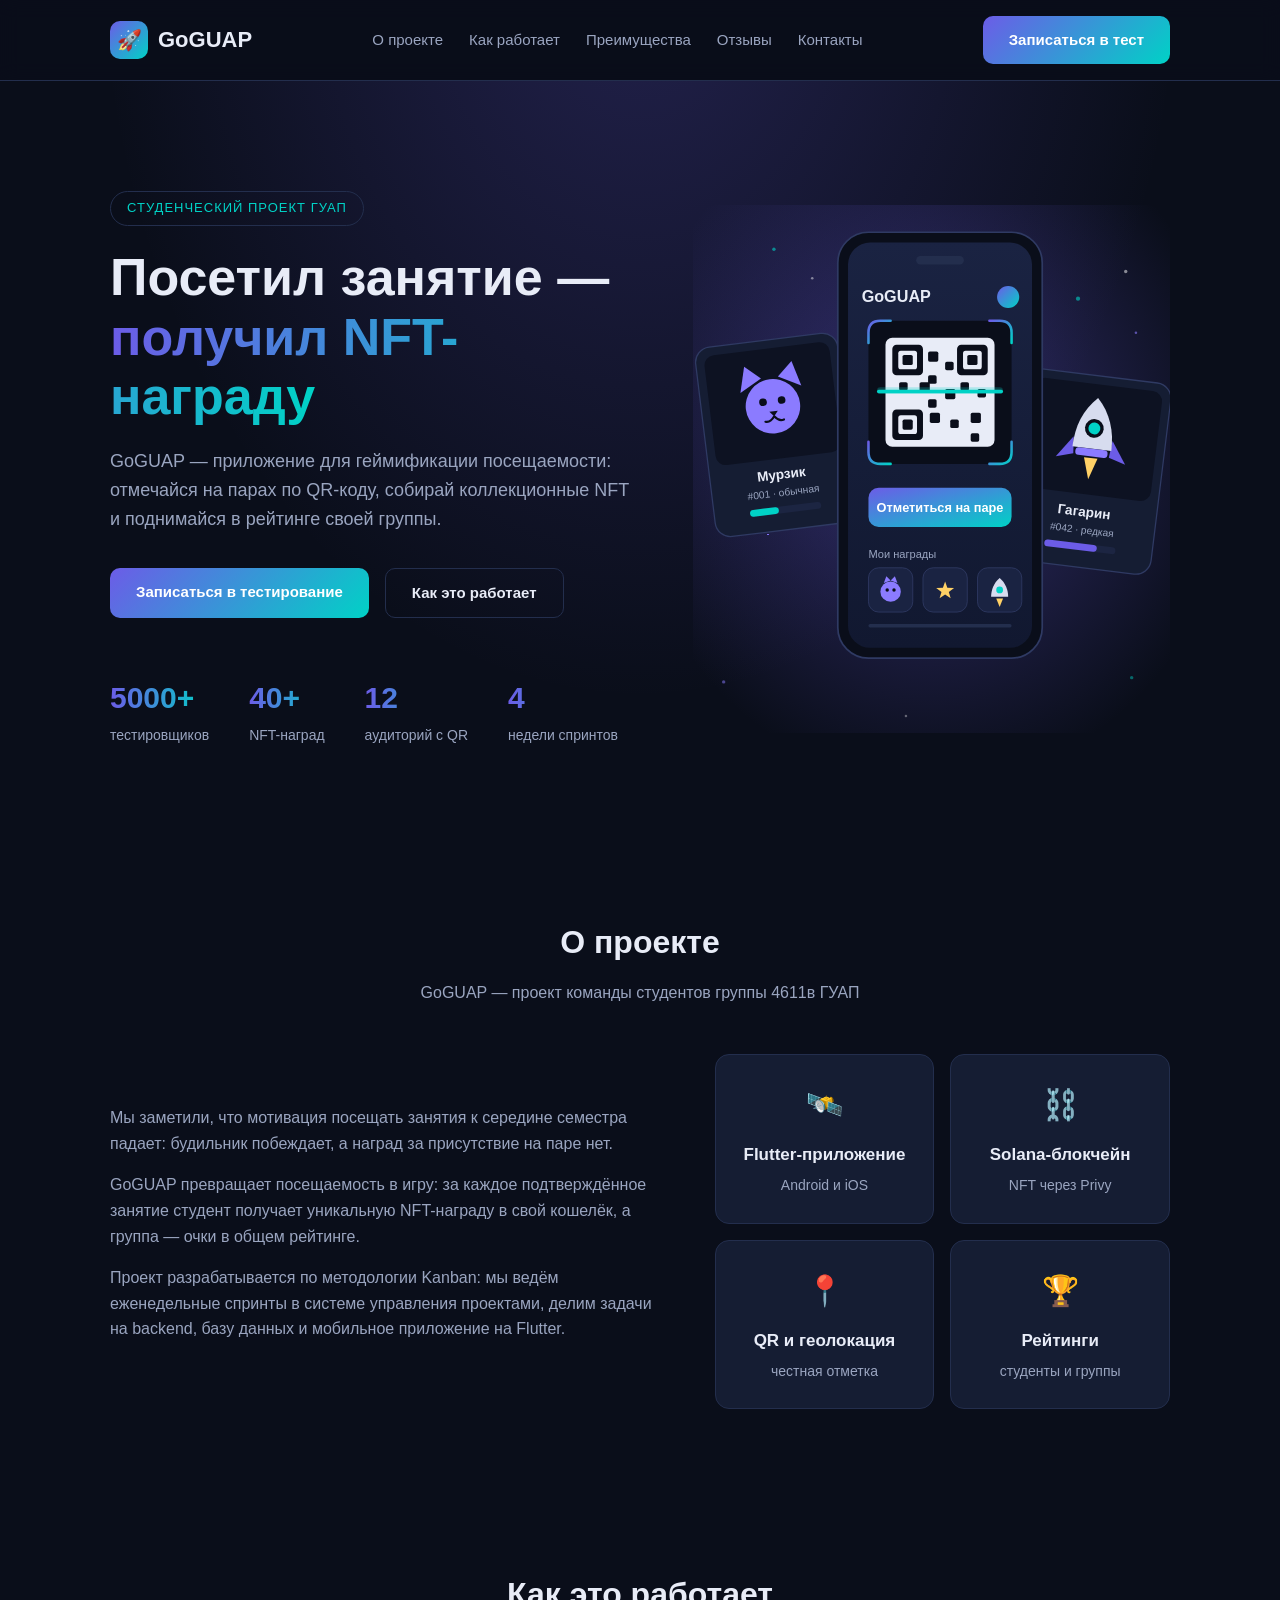
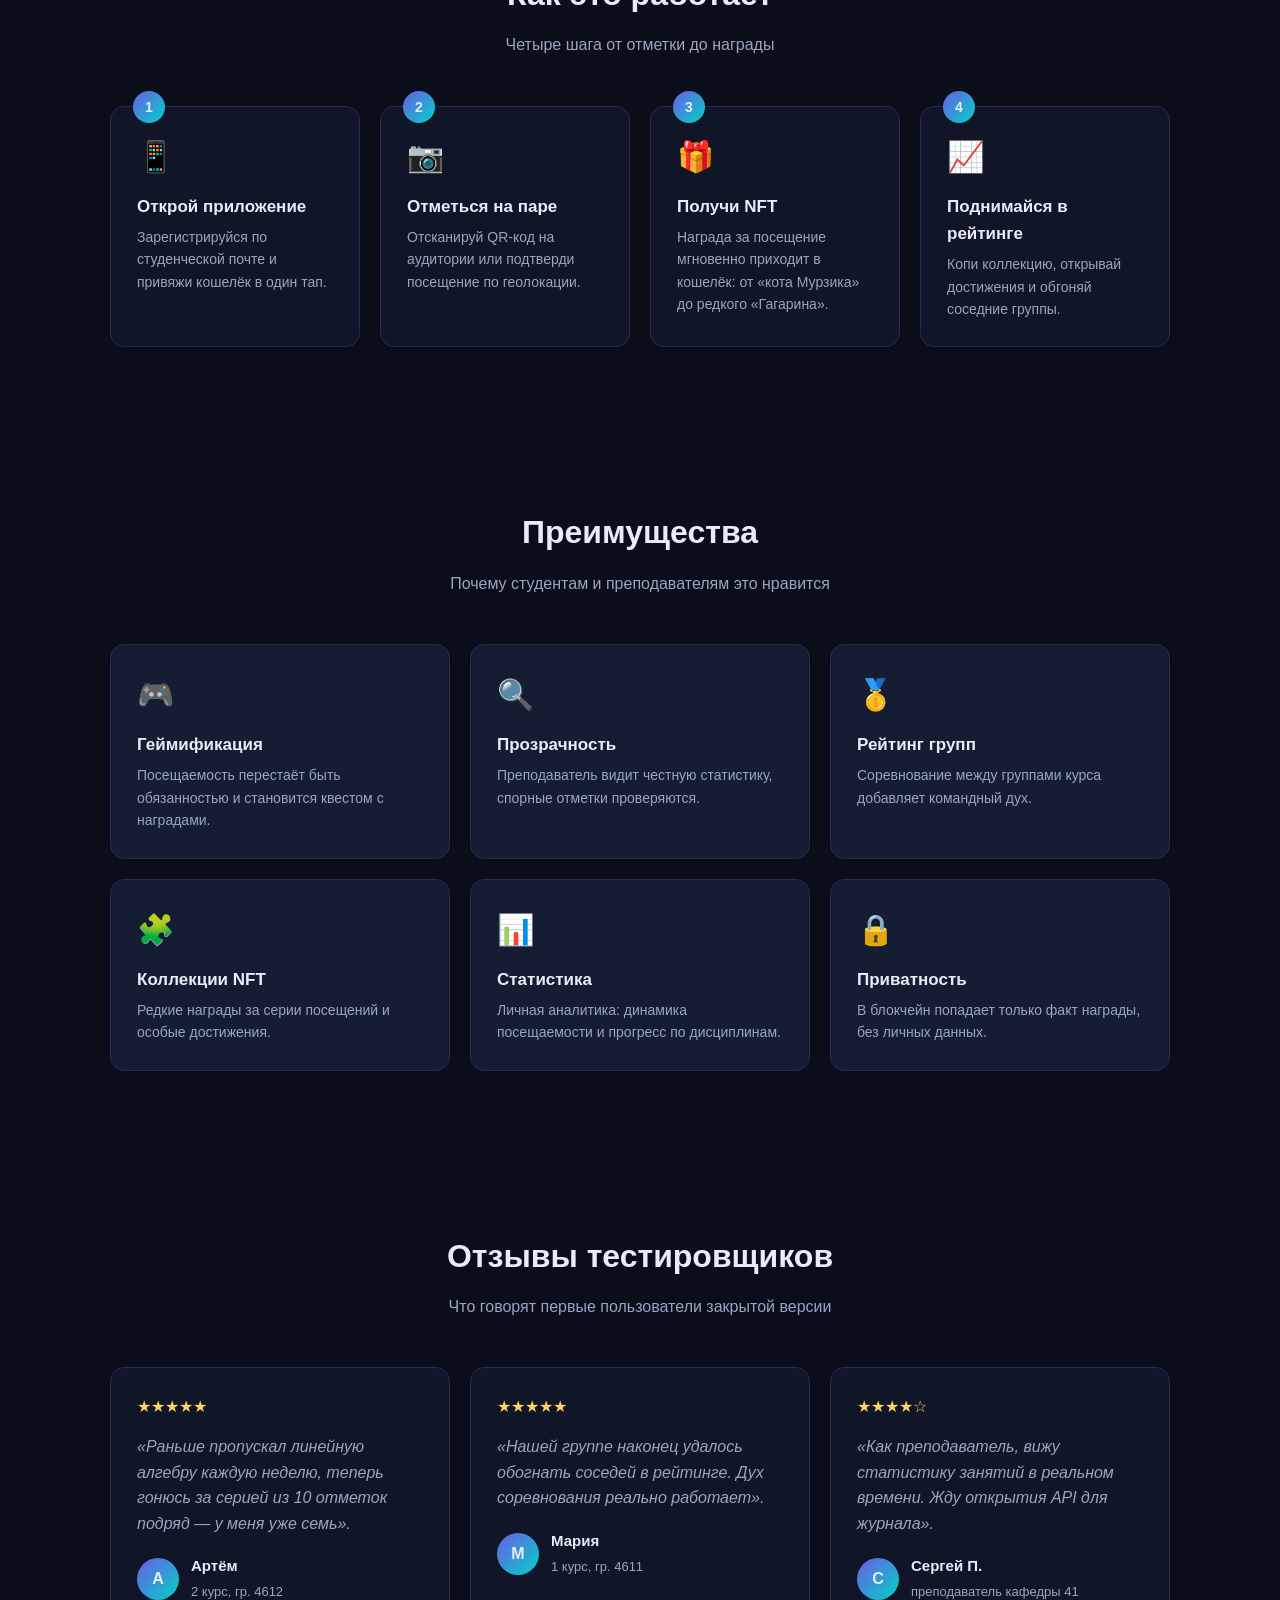
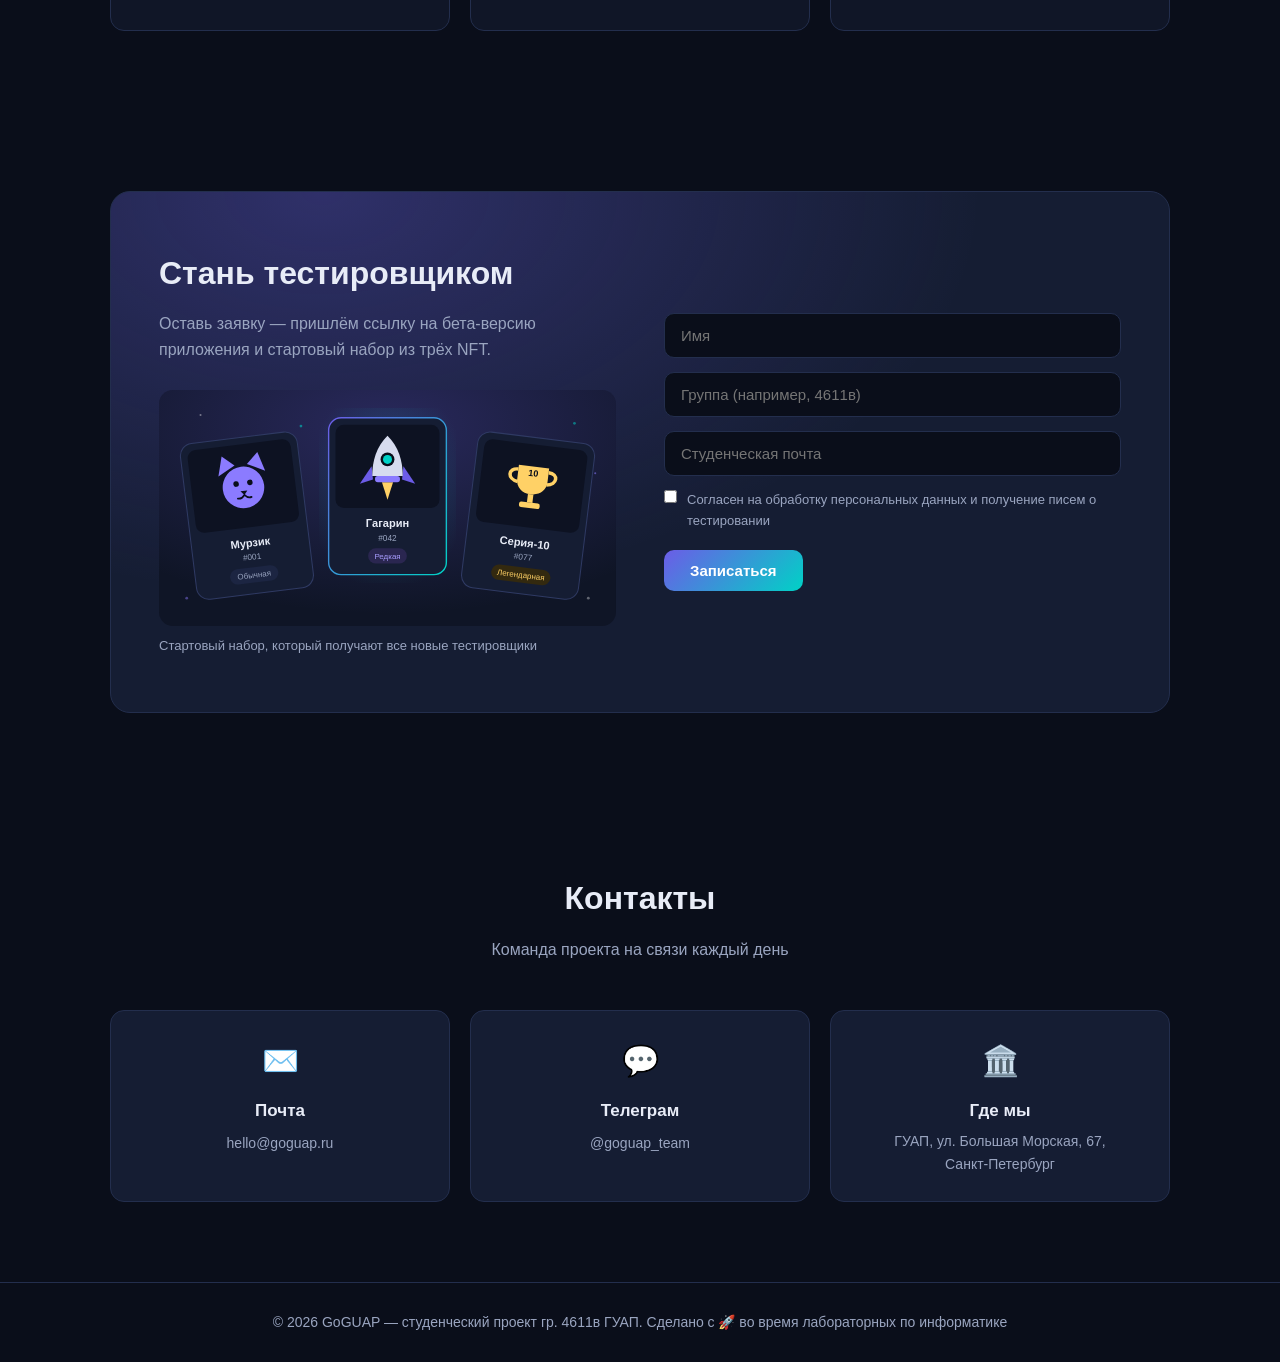
<file: index.html>
<!DOCTYPE html>
<html lang="ru">
<head>
    <meta charset="UTF-8">
    <meta name="viewport" content="width=device-width, initial-scale=1.0">
    <meta name="description" content="GoGUAP — приложение для геймификации посещаемости занятий ГУАП: отмечайся по QR-коду, получай NFT-награды и поднимайся в рейтинге группы.">
    <title>GoGUAP — NFT-награды за посещаемость</title>
    <link rel="icon" href="data:image/svg+xml,<svg xmlns='http://www.w3.org/2000/svg' viewBox='0 0 100 100'><text y='.9em' font-size='90'>🚀</text></svg>">
    <!-- Структура (HTML), оформление (CSS) и поведение (JS) разделены — SRP -->
    <link rel="stylesheet" href="css/styles.css">
    <script src="js/script.js" defer></script>
</head>
<body>

    <!-- Шапка -->
    <header class="header">
        <div class="header-inner container">
            <a href="#hero" class="logo">
                <span class="logo-badge">🚀</span>
                GoGUAP
            </a>
            <nav class="nav" id="main-nav">
                <ul class="nav-links">
                    <li><a href="#about">О проекте</a></li>
                    <li><a href="#how">Как работает</a></li>
                    <li><a href="#features">Преимущества</a></li>
                    <li><a href="#reviews">Отзывы</a></li>
                    <li><a href="#contacts">Контакты</a></li>
                </ul>
            </nav>
            <a href="#join" class="btn btn-primary header-cta">Записаться в тест</a>
            <button class="nav-toggle" type="button" aria-label="Открыть меню" aria-expanded="false" aria-controls="main-nav">
                <span></span><span></span><span></span>
            </button>
        </div>
    </header>

    <!-- Главный экран -->
    <section class="hero" id="hero">
        <div class="container hero-grid">
            <div class="hero-content">
                <span class="hero-tag">СТУДЕНЧЕСКИЙ ПРОЕКТ ГУАП</span>
                <h1>Посетил занятие — <span class="gradient-text">получил NFT-награду</span></h1>
                <p>GoGUAP — приложение для геймификации посещаемости: отмечайся на парах
                   по QR-коду, собирай коллекционные NFT и поднимайся в рейтинге своей группы.</p>
                <div class="hero-actions">
                    <a href="#join" class="btn btn-primary">Записаться в тестирование</a>
                    <a href="#how" class="btn btn-ghost">Как это работает</a>
                </div>
                <div class="hero-stats">
                    <div class="stat"><b class="gradient-text">5000+</b><span>тестировщиков</span></div>
                    <div class="stat"><b class="gradient-text">40+</b><span>NFT-наград</span></div>
                    <div class="stat"><b class="gradient-text">12</b><span>аудиторий с QR</span></div>
                    <div class="stat"><b class="gradient-text">4</b><span>недели спринтов</span></div>
                </div>
            </div>
            <figure class="hero-figure">
                <img src="img/hero-app.svg" width="560" height="620"
                     alt="Приложение GoGUAP: сканирование QR-кода на паре и NFT-награды Мурзик и Гагарин">
            </figure>
        </div>
    </section>

    <!-- О проекте -->
    <section id="about">
        <div class="container">
            <h2>О проекте</h2>
            <p class="section-sub">GoGUAP — проект команды студентов группы 4611в ГУАП</p>
            <div class="about-grid">
                <div class="about-text">
                    <p>Мы заметили, что мотивация посещать занятия к середине семестра падает:
                       будильник побеждает, а наград за присутствие на паре нет.</p>
                    <p>GoGUAP превращает посещаемость в игру: за каждое подтверждённое занятие
                       студент получает уникальную NFT-награду в свой кошелёк, а группа — очки
                       в общем рейтинге.</p>
                    <p>Проект разрабатывается по методологии Kanban: мы ведём еженедельные
                       спринты в системе управления проектами, делим задачи на backend,
                       базу данных и мобильное приложение на Flutter.</p>
                </div>
                <div class="about-cards">
                    <div class="card">
                        <div class="card-icon">🛰️</div>
                        <b class="card-title">Flutter-приложение</b>
                        <p class="card-text">Android и iOS</p>
                    </div>
                    <div class="card">
                        <div class="card-icon">⛓️</div>
                        <b class="card-title">Solana-блокчейн</b>
                        <p class="card-text">NFT через Privy</p>
                    </div>
                    <div class="card">
                        <div class="card-icon">📍</div>
                        <b class="card-title">QR и геолокация</b>
                        <p class="card-text">честная отметка</p>
                    </div>
                    <div class="card">
                        <div class="card-icon">🏆</div>
                        <b class="card-title">Рейтинги</b>
                        <p class="card-text">студенты и группы</p>
                    </div>
                </div>
            </div>
        </div>
    </section>

    <!-- Как это работает -->
    <section id="how">
        <div class="container">
            <h2>Как это работает</h2>
            <p class="section-sub">Четыре шага от отметки до награды</p>
            <div class="steps">
                <div class="card card--soft step-card">
                    <div class="step-num">1</div>
                    <div class="card-icon">📱</div>
                    <b class="card-title">Открой приложение</b>
                    <p class="card-text">Зарегистрируйся по студенческой почте и привяжи кошелёк в один тап.</p>
                </div>
                <div class="card card--soft step-card">
                    <div class="step-num">2</div>
                    <div class="card-icon">📷</div>
                    <b class="card-title">Отметься на паре</b>
                    <p class="card-text">Отсканируй QR-код на аудитории или подтверди посещение по геолокации.</p>
                </div>
                <div class="card card--soft step-card">
                    <div class="step-num">3</div>
                    <div class="card-icon">🎁</div>
                    <b class="card-title">Получи NFT</b>
                    <p class="card-text">Награда за посещение мгновенно приходит в кошелёк: от «кота Мурзика» до редкого «Гагарина».</p>
                </div>
                <div class="card card--soft step-card">
                    <div class="step-num">4</div>
                    <div class="card-icon">📈</div>
                    <b class="card-title">Поднимайся в рейтинге</b>
                    <p class="card-text">Копи коллекцию, открывай достижения и обгоняй соседние группы.</p>
                </div>
            </div>
        </div>
    </section>

    <!-- Преимущества -->
    <section id="features">
        <div class="container">
            <h2>Преимущества</h2>
            <p class="section-sub">Почему студентам и преподавателям это нравится</p>
            <div class="features">
                <div class="card">
                    <div class="card-icon">🎮</div>
                    <b class="card-title">Геймификация</b>
                    <p class="card-text">Посещаемость перестаёт быть обязанностью и становится квестом с наградами.</p>
                </div>
                <div class="card">
                    <div class="card-icon">🔍</div>
                    <b class="card-title">Прозрачность</b>
                    <p class="card-text">Преподаватель видит честную статистику, спорные отметки проверяются.</p>
                </div>
                <div class="card">
                    <div class="card-icon">🥇</div>
                    <b class="card-title">Рейтинг групп</b>
                    <p class="card-text">Соревнование между группами курса добавляет командный дух.</p>
                </div>
                <div class="card">
                    <div class="card-icon">🧩</div>
                    <b class="card-title">Коллекции NFT</b>
                    <p class="card-text">Редкие награды за серии посещений и особые достижения.</p>
                </div>
                <div class="card">
                    <div class="card-icon">📊</div>
                    <b class="card-title">Статистика</b>
                    <p class="card-text">Личная аналитика: динамика посещаемости и прогресс по дисциплинам.</p>
                </div>
                <div class="card">
                    <div class="card-icon">🔒</div>
                    <b class="card-title">Приватность</b>
                    <p class="card-text">В блокчейн попадает только факт награды, без личных данных.</p>
                </div>
            </div>
        </div>
    </section>

    <!-- Отзывы -->
    <section id="reviews">
        <div class="container">
            <h2>Отзывы тестировщиков</h2>
            <p class="section-sub">Что говорят первые пользователи закрытой версии</p>
            <div class="reviews">
                <div class="card card--soft review-card">
                    <div class="stars">★★★★★</div>
                    <p class="review-text">«Раньше пропускал линейную алгебру каждую неделю, теперь гонюсь за
                       серией из 10 отметок подряд — у меня уже семь».</p>
                    <div class="review-author">
                        <div class="avatar">А</div>
                        <div><b>Артём</b><span>2 курс, гр. 4612</span></div>
                    </div>
                </div>
                <div class="card card--soft review-card">
                    <div class="stars">★★★★★</div>
                    <p class="review-text">«Нашей группе наконец удалось обогнать соседей в рейтинге. Дух
                       соревнования реально работает».</p>
                    <div class="review-author">
                        <div class="avatar">М</div>
                        <div><b>Мария</b><span>1 курс, гр. 4611</span></div>
                    </div>
                </div>
                <div class="card card--soft review-card">
                    <div class="stars">★★★★☆</div>
                    <p class="review-text">«Как преподаватель, вижу статистику занятий в реальном времени.
                       Жду открытия API для журнала».</p>
                    <div class="review-author">
                        <div class="avatar">С</div>
                        <div><b>Сергей П.</b><span>преподаватель кафедры 41</span></div>
                    </div>
                </div>
            </div>
        </div>
    </section>

    <!-- Запись в тестирование -->
    <section id="join">
        <div class="container">
            <div class="cta-box">
                <div class="cta-info">
                    <h2>Стань тестировщиком</h2>
                    <p>Оставь заявку — пришлём ссылку на бета-версию приложения и
                       стартовый набор из трёх NFT.</p>
                    <figure class="cta-figure">
                        <img src="img/nft-starter.svg" width="660" height="340" loading="lazy"
                             alt="Стартовый набор NFT: Мурзик #001, Гагарин #042 и Серия-10 #077">
                        <figcaption>Стартовый набор, который получают все новые тестировщики</figcaption>
                    </figure>
                </div>
                <form id="join-form">
                    <div class="form-field">
                        <input type="text" name="name" placeholder="Имя" required>
                    </div>
                    <div class="form-field">
                        <input type="text" name="group" placeholder="Группа (например, 4611в)">
                    </div>
                    <div class="form-field">
                        <input type="email" name="email" placeholder="Студенческая почта" required>
                    </div>
                    <label class="form-check">
                        <input type="checkbox" required>
                        <span>Согласен на обработку персональных данных и получение писем о тестировании</span>
                    </label>
                    <!-- Форма проходит стандартную валидацию, а после сабмита
                         «отправляет заявку» обработчиком из js/script.js -->
                    <button type="submit" class="btn btn-primary">Записаться</button>
                </form>
            </div>
        </div>
    </section>

    <!-- Контакты -->
    <section id="contacts">
        <div class="container">
            <h2>Контакты</h2>
            <p class="section-sub">Команда проекта на связи каждый день</p>
            <div class="contacts-grid">
                <div class="card contact-card">
                    <div class="card-icon">✉️</div>
                    <b class="card-title">Почта</b>
                    <a class="card-text" href="mailto:hello@goguap.ru">hello@goguap.ru</a>
                </div>
                <div class="card contact-card">
                    <div class="card-icon">💬</div>
                    <b class="card-title">Телеграм</b>
                    <a class="card-text" href="https://t.me/goguap_team">@goguap_team</a>
                </div>
                <div class="card contact-card">
                    <div class="card-icon">🏛️</div>
                    <b class="card-title">Где мы</b>
                    <p class="card-text">ГУАП, ул. Большая Морская, 67,<br>Санкт-Петербург</p>
                </div>
            </div>
        </div>
    </section>

    <!-- Футер -->
    <footer class="footer">
        <div class="container">
            <p>© 2026 GoGUAP — студенческий проект гр. 4611в ГУАП.
               Сделано с 🚀 во время лабораторных по информатике</p>
        </div>
    </footer>

    <!-- Кнопка «наверх» -->
    <button class="to-top" type="button" aria-label="Наверх">↑</button>

</body>
</html>
</file>
<file: css/styles.css>
/* ============================================================
   GoGUAP — стили страницы
   Файл разбит по зонам ответственности (SRP):
     1) переменные и база;
     2) переиспользуемые компоненты (.btn, .card, .gradient-text…);
     3) секции страницы, которые лишь дополняют компоненты
        своей спецификой — без копипасты общих свойств (DRY).
   ============================================================ */

/* ===== 1. Переменные и база ===== */
:root {
    --bg: #0a0e1a;
    --bg-soft: #101627;
    --panel: #151d33;
    --border: #232e4d;
    --text: #e8ecf7;
    --muted: #9aa5c0;
    --accent: #6c5ce7;
    --accent-2: #00d2c6;
    --radius: 14px;
    --gradient: linear-gradient(135deg, var(--accent), var(--accent-2));
    --gradient-h: linear-gradient(90deg, var(--accent), var(--accent-2));
}

* { margin: 0; padding: 0; box-sizing: border-box; }

html { scroll-behavior: smooth; }

body {
    font-family: 'Segoe UI', Arial, sans-serif;
    background: var(--bg);
    color: var(--text);
    line-height: 1.6;
}

img { display: block; max-width: 100%; height: auto; }

section { padding: 80px 0; }

:focus-visible { outline: 2px solid var(--accent-2); outline-offset: 3px; }

/* ===== 2. Переиспользуемые компоненты ===== */
.container {
    max-width: 1100px;
    margin: 0 auto;
    padding: 0 20px;
}

h2 {
    font-size: 32px;
    text-align: center;
    margin-bottom: 12px;
}

.section-sub {
    text-align: center;
    color: var(--muted);
    max-width: 600px;
    margin: 0 auto 48px;
}

/* Градиентный текст (заголовок hero, цифры статистики) */
.gradient-text {
    background: var(--gradient-h);
    -webkit-background-clip: text;
    background-clip: text;
    color: transparent;
}

/* Кнопки */
.btn {
    display: inline-block;
    padding: 12px 26px;
    border-radius: 10px;
    font-size: 15px;
    font-weight: 600;
    text-decoration: none;
    border: none;
    cursor: pointer;
    transition: transform 0.3s, box-shadow 0.3s, border-color 0.3s, color 0.3s;
}

.btn-primary {
    background: var(--gradient);
    color: #fff;
}

.btn-primary:hover {
    transform: translateY(-3px);
    box-shadow: 0 10px 25px rgba(108, 92, 231, 0.4);
}

.btn-ghost {
    border: 1px solid var(--border);
    color: var(--text);
}

.btn-ghost:hover {
    border-color: var(--accent-2);
    color: var(--accent-2);
}

/* Универсальная карточка: вся общая логика внешнего вида в одном месте */
.card {
    background: var(--panel);
    border: 1px solid var(--border);
    border-radius: var(--radius);
    padding: 26px;
    transition: transform 0.3s, border-color 0.3s, box-shadow 0.3s;
}

.card--soft { background: var(--bg-soft); }

.card:hover {
    transform: translateY(-5px);
    border-color: var(--accent);
}

.card-icon { font-size: 30px; }

.card-title {
    display: block;
    margin: 12px 0 6px;
    font-size: 17px;
}

.card-text {
    color: var(--muted);
    font-size: 14px;
}

/* Анимация появления при прокрутке */
.reveal {
    opacity: 0;
    transform: translateY(28px);
    transition: opacity 0.6s ease, transform 0.6s ease;
}

.reveal.visible {
    opacity: 1;
    transform: translateY(0);
}

/* ===== 3. Шапка ===== */
.header {
    position: sticky;
    top: 0;
    z-index: 100;
    background: rgba(10, 14, 26, 0.85);
    backdrop-filter: blur(10px);
    border-bottom: 1px solid var(--border);
}

.header-inner {
    display: flex;
    align-items: center;
    justify-content: space-between;
    padding: 16px 20px;
}

.logo {
    display: flex;
    align-items: center;
    gap: 10px;
    font-size: 22px;
    font-weight: 700;
    text-decoration: none;
    color: var(--text);
}

.logo-badge {
    width: 38px;
    height: 38px;
    border-radius: 10px;
    background: var(--gradient);
    display: flex;
    align-items: center;
    justify-content: center;
    font-size: 20px;
}

.nav-links {
    display: flex;
    gap: 26px;
    list-style: none;
}

.nav-links a {
    color: var(--muted);
    text-decoration: none;
    font-size: 15px;
    transition: color 0.3s;
}

.nav-links a:hover { color: var(--accent-2); }

/* Кнопка мобильного меню (бургер) */
.nav-toggle {
    display: none;
    flex-direction: column;
    gap: 5px;
    background: none;
    border: none;
    cursor: pointer;
    padding: 6px;
}

.nav-toggle span {
    width: 24px;
    height: 2px;
    background: var(--text);
    border-radius: 2px;
    transition: transform 0.3s, opacity 0.3s;
}

.nav-toggle.open span:nth-child(1) { transform: translateY(7px) rotate(45deg); }
.nav-toggle.open span:nth-child(2) { opacity: 0; }
.nav-toggle.open span:nth-child(3) { transform: translateY(-7px) rotate(-45deg); }

/* ===== Главный экран ===== */
.hero {
    padding: 110px 0 90px;
    background:
        radial-gradient(1px 1px at 20% 30%, #fff 50%, transparent 50%),
        radial-gradient(1px 1px at 80% 20%, #fff 50%, transparent 50%),
        radial-gradient(2px 2px at 60% 60%, #8b7bff 50%, transparent 50%),
        radial-gradient(1px 1px at 35% 75%, #00d2c6 50%, transparent 50%),
        radial-gradient(ellipse at 50% -20%, rgba(108, 92, 231, 0.25), transparent 60%);
}

.hero-grid {
    display: grid;
    grid-template-columns: 1.05fr 0.95fr;
    gap: 56px;
    align-items: center;
}

.hero-content { text-align: left; }

.hero-tag {
    display: inline-block;
    padding: 6px 16px;
    border: 1px solid var(--border);
    border-radius: 999px;
    color: var(--accent-2);
    font-size: 13px;
    margin-bottom: 22px;
    letter-spacing: 1px;
}

.hero h1 {
    font-size: 52px;
    line-height: 1.15;
    max-width: 820px;
    margin: 0 0 20px;
}

.hero p {
    color: var(--muted);
    font-size: 18px;
    max-width: 640px;
    margin: 0 0 34px;
}

.hero-actions {
    display: flex;
    gap: 16px;
    justify-content: flex-start;
    flex-wrap: wrap;
}

.hero-stats {
    display: flex;
    justify-content: flex-start;
    gap: 40px;
    margin-top: 56px;
    flex-wrap: wrap;
}

.hero-stats .stat b {
    display: block;
    font-size: 30px;
}

.hero-stats .stat span {
    color: var(--muted);
    font-size: 14px;
}

.hero-figure img { width: 100%; }

/* ===== О проекте ===== */
.about-grid {
    display: grid;
    grid-template-columns: 1.1fr 0.9fr;
    gap: 48px;
    align-items: center;
}

.about-text p {
    color: var(--muted);
    margin-bottom: 16px;
}

.about-cards {
    display: grid;
    grid-template-columns: 1fr 1fr;
    gap: 16px;
}

.about-cards .card { text-align: center; }

/* ===== Как это работает ===== */
.steps {
    display: grid;
    grid-template-columns: repeat(4, 1fr);
    gap: 20px;
}

.step-card { position: relative; }

.step-num {
    position: absolute;
    top: -16px;
    left: 22px;
    width: 32px;
    height: 32px;
    border-radius: 50%;
    background: var(--gradient);
    display: flex;
    align-items: center;
    justify-content: center;
    font-weight: 700;
    font-size: 14px;
}

/* ===== Преимущества ===== */
.features {
    display: grid;
    grid-template-columns: repeat(3, 1fr);
    gap: 20px;
}

/* ===== Отзывы ===== */
.reviews {
    display: grid;
    grid-template-columns: repeat(3, 1fr);
    gap: 20px;
}

.review-card .stars { color: #ffd166; margin-bottom: 14px; }

.review-text {
    font-style: italic;
    color: var(--muted);
    margin-bottom: 18px;
}

.review-author {
    display: flex;
    align-items: center;
    gap: 12px;
}

.review-author .avatar {
    width: 42px;
    height: 42px;
    border-radius: 50%;
    background: var(--gradient);
    display: flex;
    align-items: center;
    justify-content: center;
    font-weight: 700;
}

.review-author b { display: block; font-size: 15px; }

.review-author span { color: var(--muted); font-size: 13px; }

/* ===== Запись в тестирование ===== */
.cta-box {
    background:
        radial-gradient(ellipse at 20% 0%, rgba(108, 92, 231, 0.3), transparent 55%),
        var(--panel);
    border: 1px solid var(--border);
    border-radius: 20px;
    padding: 56px 48px;
    display: grid;
    grid-template-columns: 1fr 1fr;
    gap: 48px;
    align-items: center;
}

.cta-box h2 { text-align: left; }

.cta-info p { color: var(--muted); margin-top: 10px; }

.cta-figure { margin-top: 28px; }

.cta-figure img { width: 100%; }

.cta-figure figcaption {
    color: var(--muted);
    font-size: 13px;
    margin-top: 10px;
}

.form-field { margin-bottom: 14px; }

.form-field input {
    width: 100%;
    padding: 13px 16px;
    border-radius: 10px;
    border: 1px solid var(--border);
    background: var(--bg);
    color: var(--text);
    font-size: 15px;
}

.form-field input:focus {
    outline: none;
    border-color: var(--accent);
}

.form-check {
    display: flex;
    gap: 10px;
    align-items: flex-start;
    color: var(--muted);
    font-size: 13px;
    margin: 14px 0 18px;
}

/* ===== Контакты и футер ===== */
.contacts-grid {
    display: grid;
    grid-template-columns: repeat(3, 1fr);
    gap: 20px;
}

.contact-card { text-align: center; }

.contact-card a { text-decoration: none; }

.contact-card a:hover { color: var(--accent-2); }

.footer {
    border-top: 1px solid var(--border);
    padding: 28px 0;
    text-align: center;
    color: var(--muted);
    font-size: 14px;
}

.footer a { color: var(--accent-2); text-decoration: none; }

/* ===== Кнопка «наверх» ===== */
.to-top {
    position: fixed;
    right: 24px;
    bottom: 24px;
    width: 46px;
    height: 46px;
    border-radius: 50%;
    border: none;
    cursor: pointer;
    background: var(--gradient);
    color: #fff;
    font-size: 20px;
    box-shadow: 0 8px 20px rgba(0, 0, 0, 0.4);
    opacity: 0;
    visibility: hidden;
    transition: opacity 0.3s, visibility 0.3s, transform 0.3s;
    z-index: 90;
}

.to-top.show {
    opacity: 1;
    visibility: visible;
}

.to-top:hover { transform: translateY(-4px); }

/* ===== Адаптивность ===== */
@media (max-width: 900px) {
    .steps, .features, .reviews, .contacts-grid { grid-template-columns: 1fr 1fr; }
    .about-grid, .hero-grid { grid-template-columns: 1fr; }
    .cta-box { grid-template-columns: 1fr; padding: 40px 28px; }
    .hero { padding: 72px 0 64px; }
    .hero h1 { font-size: 38px; }
    .hero-figure { max-width: 430px; margin: 0 auto; }
}

@media (max-width: 640px) {
    .steps, .features, .reviews, .contacts-grid, .about-cards { grid-template-columns: 1fr; }
    .hero h1 { font-size: 30px; }
    .hero-content { text-align: center; }
    .hero p { margin-left: auto; margin-right: auto; }
    .hero-actions, .hero-stats { justify-content: center; }
    .hero-stats { gap: 32px; }
    .hero-figure { max-width: 320px; }
    .header-inner { flex-wrap: nowrap; gap: 10px; }
    .header-cta { display: none; }
    .nav-toggle { display: flex; }
    .nav {
        position: absolute;
        top: 100%;
        left: 0;
        right: 0;
        background: rgba(10, 14, 26, 0.97);
        border-bottom: 1px solid var(--border);
        display: none;
    }
    .nav.open { display: block; }
    .nav-links {
        flex-direction: column;
        padding: 16px 20px 20px;
        gap: 4px;
    }
    .nav-links a {
        display: block;
        padding: 12px 10px;
        font-size: 15px;
        border-radius: 8px;
    }
    .nav-links a:hover { background: var(--panel); }
    section { padding: 56px 0; }
    .to-top { right: 16px; bottom: 16px; }
}

/* Уважение к настройкам «меньше анимации» */
@media (prefers-reduced-motion: reduce) {
    html { scroll-behavior: auto; }
    .reveal { transition: none; transform: none; }
    .btn, .card, .to-top, .nav-toggle span { transition: none; }
}
</file>
